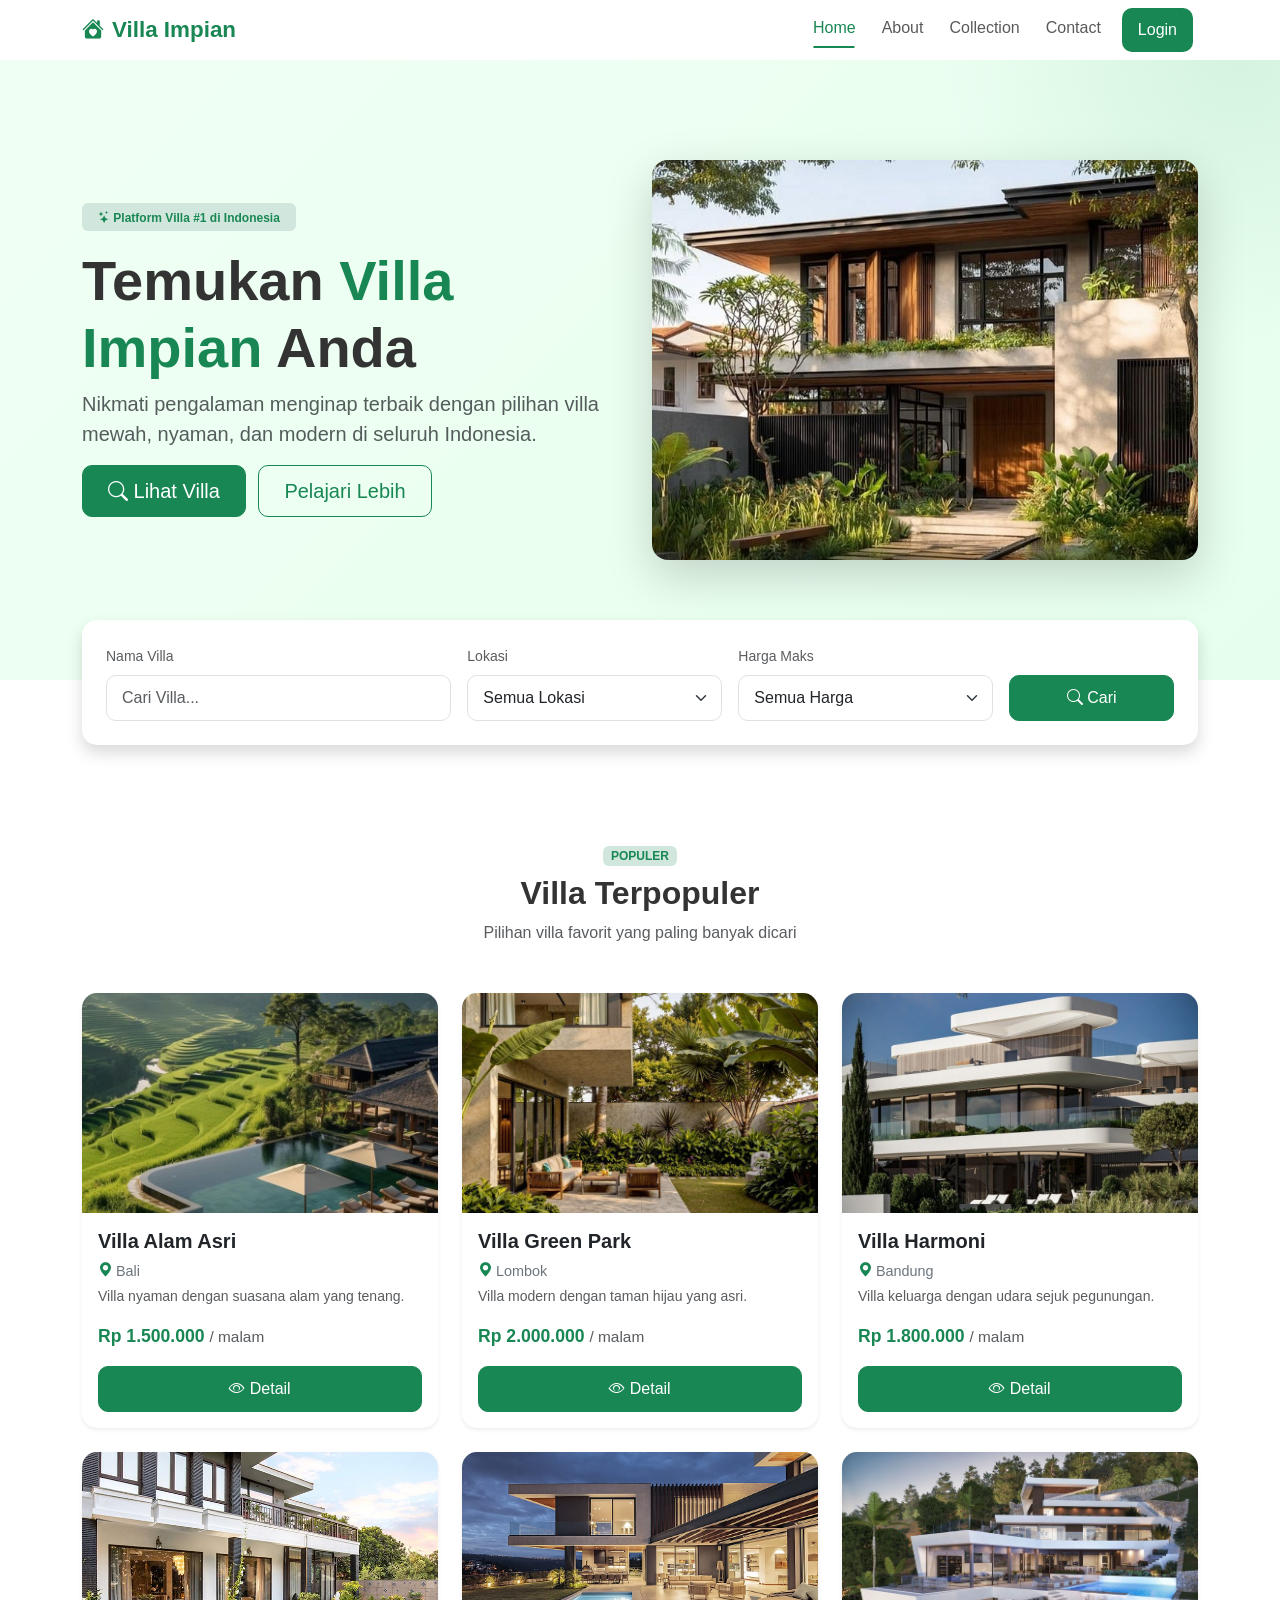
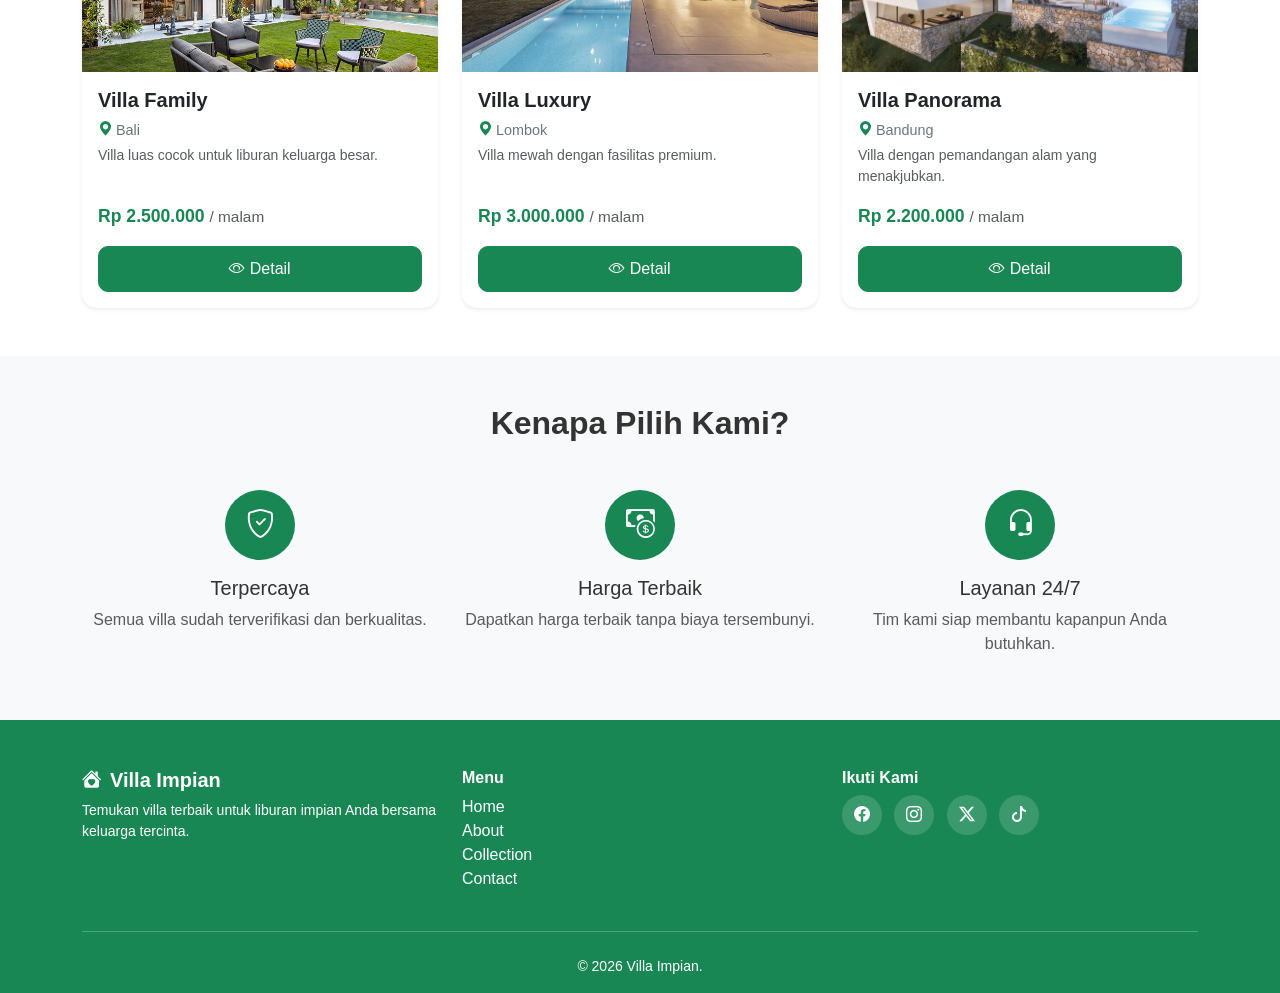
<file: index.html>
<!DOCTYPE html>
<html lang="id">
<head>
    <meta charset="UTF-8">
    <meta name="viewport" content="width=device-width, initial-scale=1.0">
    <title>Villa Impian - Temukan Villa Impian Anda</title>

    <link href="https://cdn.jsdelivr.net/npm/bootstrap@5.3.3/dist/css/bootstrap.min.css" rel="stylesheet">
    <link rel="stylesheet" href="https://cdn.jsdelivr.net/npm/bootstrap-icons@1.11.3/font/bootstrap-icons.min.css">
    <link rel="stylesheet" href="style.css">
</head>

<body>

<div id="loading-screen">
    <div class="spinner-border text-success" role="status">
        <span class="visually-hidden">Loading...</span>
    </div>
</div>

<!-- Navbar -->
<nav class="navbar navbar-expand-lg navbar-light bg-white sticky-top" id="mainNavbar">
    <div class="container">
        <a class="navbar-brand fw-bold text-success" href="index.html">
            <i class="bi bi-house-heart-fill me-2"></i>Villa Impian
        </a>

        <button class="navbar-toggler" type="button" data-bs-toggle="collapse" data-bs-target="#navbarNav">
            <span class="navbar-toggler-icon"></span>
        </button>

        <div class="collapse navbar-collapse" id="navbarNav">
            <ul class="navbar-nav ms-auto">
                <li class="nav-item"><a class="nav-link active" href="index.html">Home</a></li>
                <li class="nav-item"><a class="nav-link" href="about.html">About</a></li>
                <li class="nav-item"><a class="nav-link" href="collection.html">Collection</a></li>
                <li class="nav-item"><a class="nav-link" href="contact.html">Contact</a></li>
                <li class="nav-item"><a class="nav-link btn btn-success text-white px-3 ms-lg-2" href="login.html">Login</a></li>
            </ul>
        </div>
    </div>
</nav>

<section class="hero">
    <div class="container">
        <div class="row align-items-center">
            <div class="col-lg-6 fade-in">
                <span class="badge bg-success-subtle text-success mb-3 px-3 py-2">
                    <i class="bi bi-stars"></i> Platform Villa #1 di Indonesia
                </span>
                <h1 class="display-4 fw-bold">
                    Temukan <span class="text-success">Villa Impian</span> Anda
                </h1>
                <p class="lead text-muted">
                    Nikmati pengalaman menginap terbaik dengan pilihan villa mewah, nyaman, dan modern di seluruh Indonesia.
                </p>
                <a href="collection.html" class="btn btn-success btn-lg me-2">
                    <i class="bi bi-search"></i> Lihat Villa
                </a>
                <a href="about.html" class="btn btn-outline-success btn-lg">
                    Pelajari Lebih
                </a>
            </div>
            <div class="col-lg-6 fade-in d-flex justify-content-center align-items-center">
                <img src="A.jpg" class="hero-image rounded-4 shadow-lg" alt="Villa">
            </div>
        </div>
    </div>
</section>

<section class="search-section">
    <div class="container">
        <div class="card shadow border-0 p-4 search-card">
            <div class="row g-3">
                <div class="col-md-4">
                    <label class="form-label small text-muted">Nama Villa</label>
                    <input type="text" id="searchName" class="form-control" placeholder="Cari Villa...">
                </div>
                <div class="col-md-3">
                    <label class="form-label small text-muted">Lokasi</label>
                    <select id="searchLocation" class="form-select">
                        <option value="">Semua Lokasi</option>
                        <option value="Bali">Bali</option>
                        <option value="Lombok">Lombok</option>
                        <option value="Bandung">Bandung</option>
                    </select>
                </div>
                <div class="col-md-3">
                    <label class="form-label small text-muted">Harga Maks</label>
                    <select id="searchPrice" class="form-select">
                        <option value="">Semua Harga</option>
                        <option value="1500000">≤ Rp 1.500.000</option>
                        <option value="2000000">≤ Rp 2.000.000</option>
                        <option value="3000000">≤ Rp 3.000.000</option>
                    </select>
                </div>
                <div class="col-md-2 d-flex align-items-end">
                    <button id="btnSearch" class="btn btn-success w-100">
                        <i class="bi bi-search"></i> Cari
                    </button>
                </div>
            </div>
        </div>
    </div>
</section>

<section class="py-5">
    <div class="container">
        <div class="text-center mb-5">
            <span class="badge bg-success-subtle text-success mb-2">POPULER</span>
            <h2 class="fw-bold">Villa Terpopuler</h2>
            <p class="text-muted">Pilihan villa favorit yang paling banyak dicari</p>
        </div>

        <div class="row g-4" id="villaList">
        </div>
    </div>
</section>

<section class="py-5 bg-light">
    <div class="container">
        <div class="text-center mb-5">
            <h2 class="fw-bold">Kenapa Pilih Kami?</h2>
        </div>
        <div class="row g-4">
            <div class="col-md-4 text-center">
                <div class="feature-icon bg-success text-white"><i class="bi bi-shield-check"></i></div>
                <h5 class="mt-3">Terpercaya</h5>
                <p class="text-muted">Semua villa sudah terverifikasi dan berkualitas.</p>
            </div>
            <div class="col-md-4 text-center">
                <div class="feature-icon bg-success text-white"><i class="bi bi-cash-coin"></i></div>
                <h5 class="mt-3">Harga Terbaik</h5>
                <p class="text-muted">Dapatkan harga terbaik tanpa biaya tersembunyi.</p>
            </div>
            <div class="col-md-4 text-center">
                <div class="feature-icon bg-success text-white"><i class="bi bi-headset"></i></div>
                <h5 class="mt-3">Layanan 24/7</h5>
                <p class="text-muted">Tim kami siap membantu kapanpun Anda butuhkan.</p>
            </div>
        </div>
    </div>
</section>

<!-- Footer -->
<footer class="bg-success text-white pt-5 pb-3">
    <div class="container">
        <div class="row g-4">
            <div class="col-md-4">
                <h5 class="fw-bold"><i class="bi bi-house-heart-fill me-2"></i>Villa Impian</h5>
                <p class="small">Temukan villa terbaik untuk liburan impian Anda bersama keluarga tercinta.</p>
            </div>
            <div class="col-md-4">
                <h6 class="fw-bold">Menu</h6>
                <ul class="list-unstyled">
                    <li><a href="index.html" class="text-white text-decoration-none">Home</a></li>
                    <li><a href="about.html" class="text-white text-decoration-none">About</a></li>
                    <li><a href="collection.html" class="text-white text-decoration-none">Collection</a></li>
                    <li><a href="contact.html" class="text-white text-decoration-none">Contact</a></li>
                </ul>
            </div>
            <div class="col-md-4">
                <h6 class="fw-bold">Ikuti Kami</h6>
                <div class="social-icons">
                    <a href="#"><i class="bi bi-facebook"></i></a>
                    <a href="#"><i class="bi bi-instagram"></i></a>
                    <a href="#"><i class="bi bi-twitter-x"></i></a>
                    <a href="#"><i class="bi bi-tiktok"></i></a>
                </div>
            </div>
        </div>
        <hr class="border-light my-4">
        <p class="text-center small mb-0">&copy; 2026 Villa Impian.</p>
    </div>
</footer>

<button id="backToTop" class="btn btn-success rounded-circle">
    <i class="bi bi-arrow-up"></i>
</button>

<div class="toast-container position-fixed bottom-0 end-0 p-3">
    <div id="liveToast" class="toast" role="alert">
        <div class="toast-header bg-success text-white">
            <strong class="me-auto"><i class="bi bi-bell-fill"></i> Notifikasi</strong>
            <button type="button" class="btn-close btn-close-white" data-bs-dismiss="toast"></button>
        </div>
        <div class="toast-body" id="toastMessage">Pesan notifikasi</div>
    </div>
</div>

<script src="https://cdn.jsdelivr.net/npm/bootstrap@5.3.3/dist/js/bootstrap.bundle.min.js"></script>
<script src="script.js"></script>

</body>
</html>
</file>
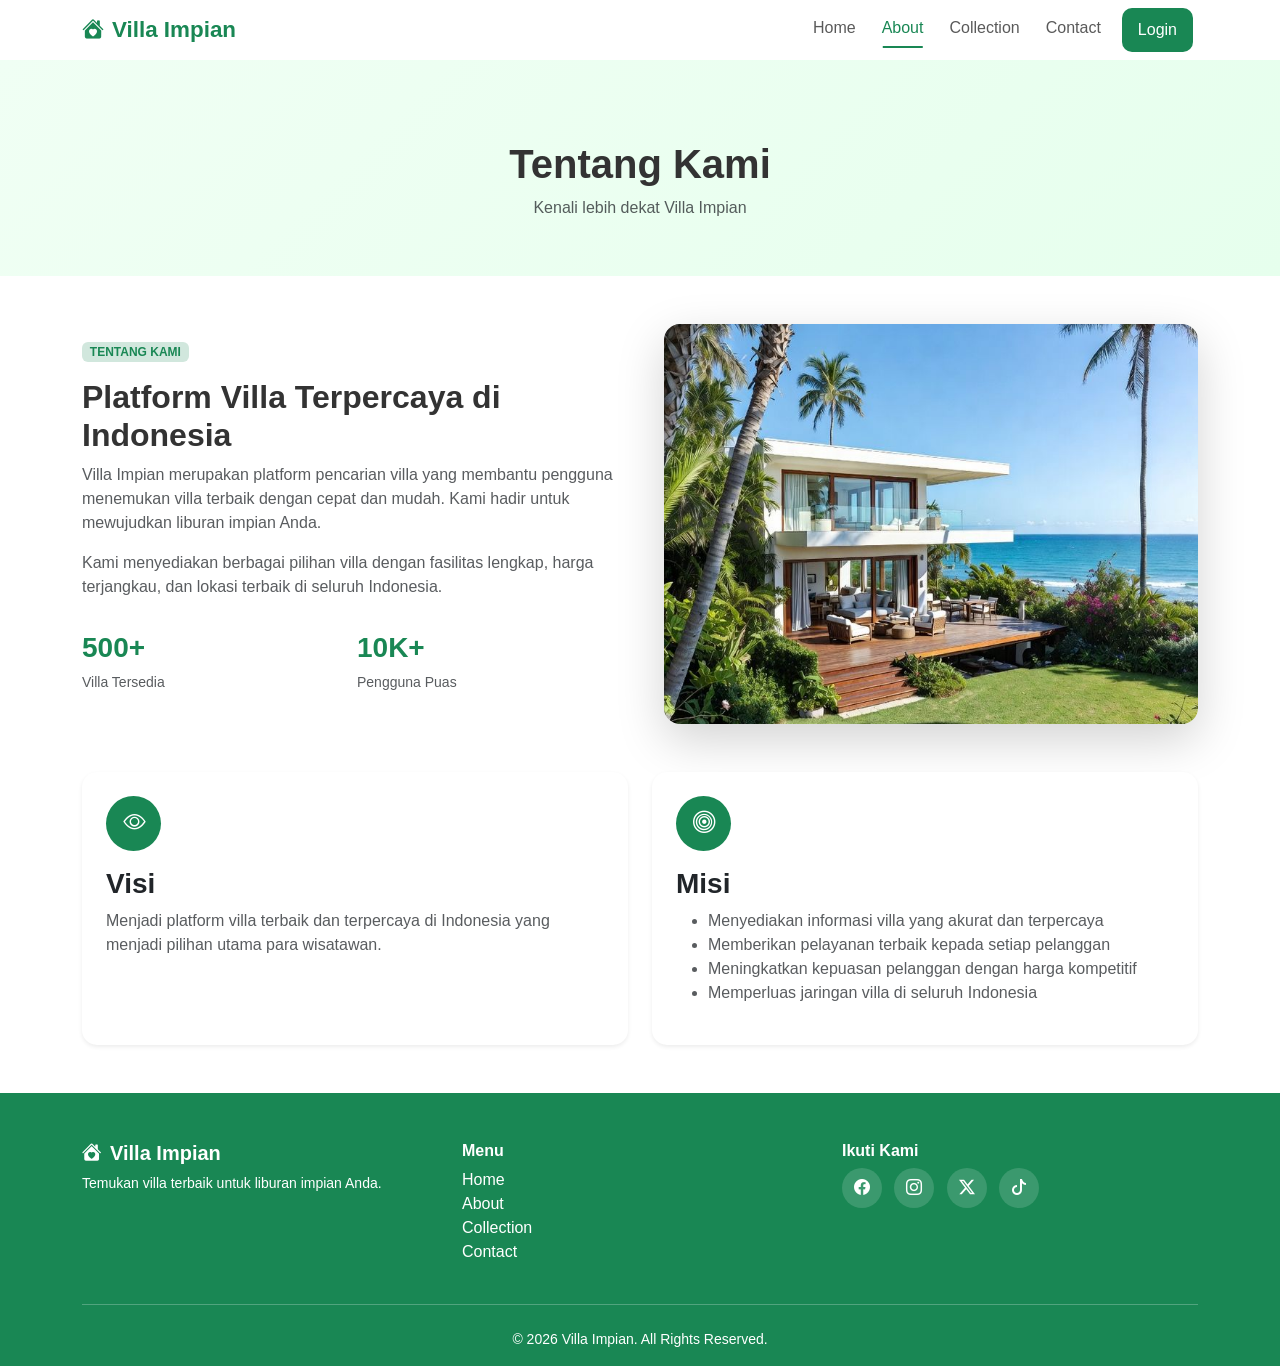
<file: about.html>
<!DOCTYPE html>
<html lang="id">
<head>
    <meta charset="UTF-8">
    <meta name="viewport" content="width=device-width, initial-scale=1.0">
    <title>About - Villa Impian</title>
    <link href="https://cdn.jsdelivr.net/npm/bootstrap@5.3.3/dist/css/bootstrap.min.css" rel="stylesheet">
    <link rel="stylesheet" href="https://cdn.jsdelivr.net/npm/bootstrap-icons@1.11.3/font/bootstrap-icons.min.css">
    <link rel="stylesheet" href="style.css">
</head>
<body>

<!-- Navbar -->
<nav class="navbar navbar-expand-lg navbar-light bg-white sticky-top" id="mainNavbar">
    <div class="container">
        <a class="navbar-brand fw-bold text-success" href="index.html">
            <i class="bi bi-house-heart-fill me-2"></i>Villa Impian
        </a>
        <button class="navbar-toggler" type="button" data-bs-toggle="collapse" data-bs-target="#navbarNav">
            <span class="navbar-toggler-icon"></span>
        </button>
        <div class="collapse navbar-collapse" id="navbarNav">
            <ul class="navbar-nav ms-auto">
                <li class="nav-item"><a class="nav-link" href="index.html">Home</a></li>
                <li class="nav-item"><a class="nav-link active" href="about.html">About</a></li>
                <li class="nav-item"><a class="nav-link" href="collection.html">Collection</a></li>
                <li class="nav-item"><a class="nav-link" href="contact.html">Contact</a></li>
                <li class="nav-item"><a class="nav-link btn btn-success text-white px-3 ms-lg-2" href="login.html">Login</a></li>
            </ul>
        </div>
    </div>
</nav>

<section class="page-header">
    <div class="container text-center">
        <h1 class="fw-bold">Tentang Kami</h1>
        <p class="text-muted">Kenali lebih dekat Villa Impian</p>
    </div>
</section>

<section class="container py-5">
    <div class="row align-items-center g-5">
        <div class="col-lg-6">
            <span class="badge bg-success-subtle text-success mb-3">TENTANG KAMI</span>
            <h2 class="fw-bold">Platform Villa Terpercaya di Indonesia</h2>
            <p class="text-muted">
                Villa Impian merupakan platform pencarian villa yang membantu pengguna menemukan villa terbaik dengan cepat dan mudah. Kami hadir untuk mewujudkan liburan impian Anda.
            </p>
            <p class="text-muted">
                Kami menyediakan berbagai pilihan villa dengan fasilitas lengkap, harga terjangkau, dan lokasi terbaik di seluruh Indonesia.
            </p>
            <div class="row g-3 mt-3">
                <div class="col-6">
                    <h3 class="fw-bold text-success">500+</h3>
                    <p class="small text-muted">Villa Tersedia</p>
                </div>
                <div class="col-6">
                    <h3 class="fw-bold text-success">10K+</h3>
                    <p class="small text-muted">Pengguna Puas</p>
                </div>
            </div>
        </div>
        <div class="col-lg-6 about-img-wrapper">
            <img src="villa 1.jpg" class="about-image rounded-4 shadow-lg" alt="About">
        </div>
    </div>
</section>

<section class="container pb-5">
    <div class="row g-4">
        <div class="col-md-6">
            <div class="card p-4 h-100 border-0 shadow-sm">
                <div class="feature-icon-sm bg-success text-white mb-3"><i class="bi bi-eye"></i></div>
                <h3 class="fw-bold">Visi</h3>
                <p class="text-muted">Menjadi platform villa terbaik dan terpercaya di Indonesia yang menjadi pilihan utama para wisatawan.</p>
            </div>
        </div>
        <div class="col-md-6">
            <div class="card p-4 h-100 border-0 shadow-sm">
                <div class="feature-icon-sm bg-success text-white mb-3"><i class="bi bi-bullseye"></i></div>
                <h3 class="fw-bold">Misi</h3>
                <ul class="text-muted">
                    <li>Menyediakan informasi villa yang akurat dan terpercaya</li>
                    <li>Memberikan pelayanan terbaik kepada setiap pelanggan</li>
                    <li>Meningkatkan kepuasan pelanggan dengan harga kompetitif</li>
                    <li>Memperluas jaringan villa di seluruh Indonesia</li>
                </ul>
            </div>
        </div>
    </div>
</section>

<!-- Footer -->
<footer class="bg-success text-white pt-5 pb-3">
    <div class="container">
        <div class="row g-4">
            <div class="col-md-4">
                <h5 class="fw-bold"><i class="bi bi-house-heart-fill me-2"></i>Villa Impian</h5>
                <p class="small">Temukan villa terbaik untuk liburan impian Anda.</p>
            </div>
            <div class="col-md-4">
                <h6 class="fw-bold">Menu</h6>
                <ul class="list-unstyled">
                    <li><a href="index.html" class="text-white text-decoration-none">Home</a></li>
                    <li><a href="about.html" class="text-white text-decoration-none">About</a></li>
                    <li><a href="collection.html" class="text-white text-decoration-none">Collection</a></li>
                    <li><a href="contact.html" class="text-white text-decoration-none">Contact</a></li>
                </ul>
            </div>
            <div class="col-md-4">
                <h6 class="fw-bold">Ikuti Kami</h6>
                <div class="social-icons">
                    <a href="#"><i class="bi bi-facebook"></i></a>
                    <a href="#"><i class="bi bi-instagram"></i></a>
                    <a href="#"><i class="bi bi-twitter-x"></i></a>
                    <a href="#"><i class="bi bi-tiktok"></i></a>
                </div>
            </div>
        </div>
        <hr class="border-light my-4">
        <p class="text-center small mb-0">&copy; 2026 Villa Impian. All Rights Reserved.</p>
    </div>
</footer>

<button id="backToTop" class="btn btn-success rounded-circle"><i class="bi bi-arrow-up"></i></button>

<script src="https://cdn.jsdelivr.net/npm/bootstrap@5.3.3/dist/js/bootstrap.bundle.min.js"></script>
<script src="script.js"></script>
</body>
</html>
</file>
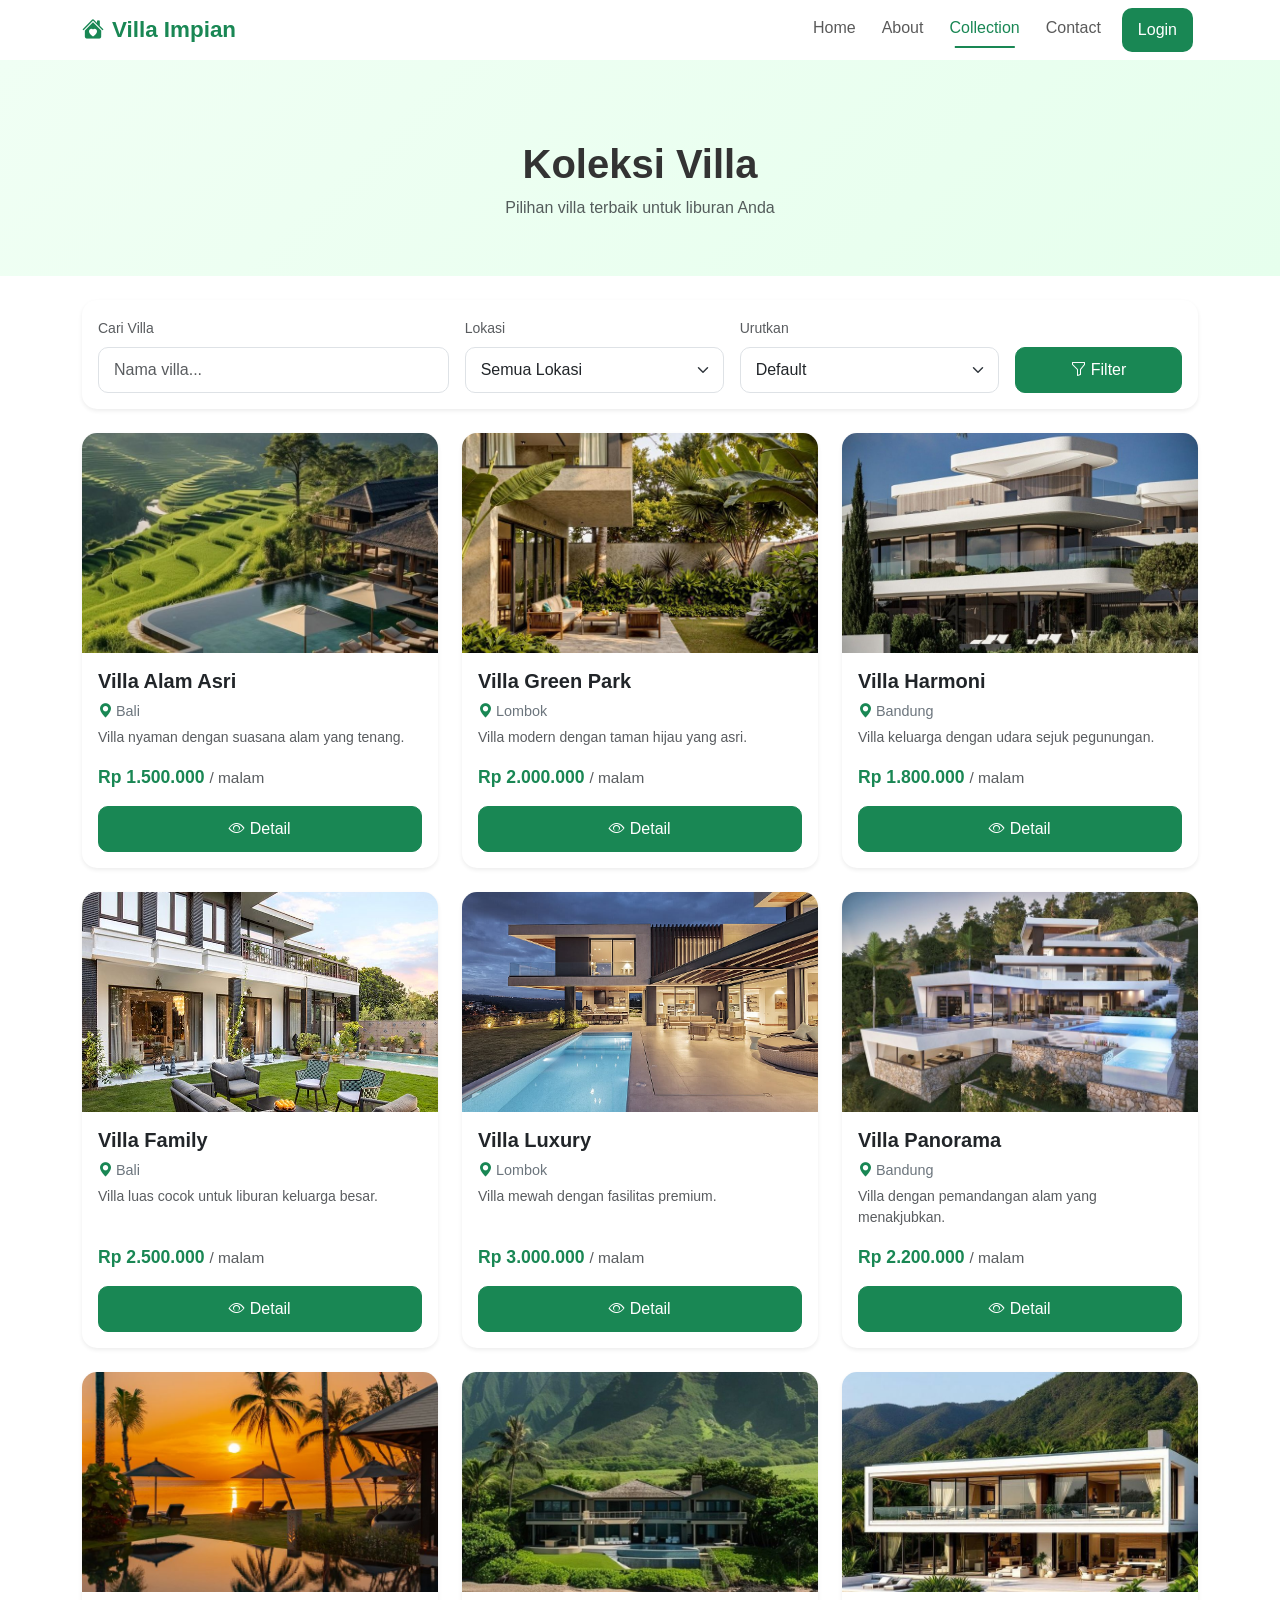
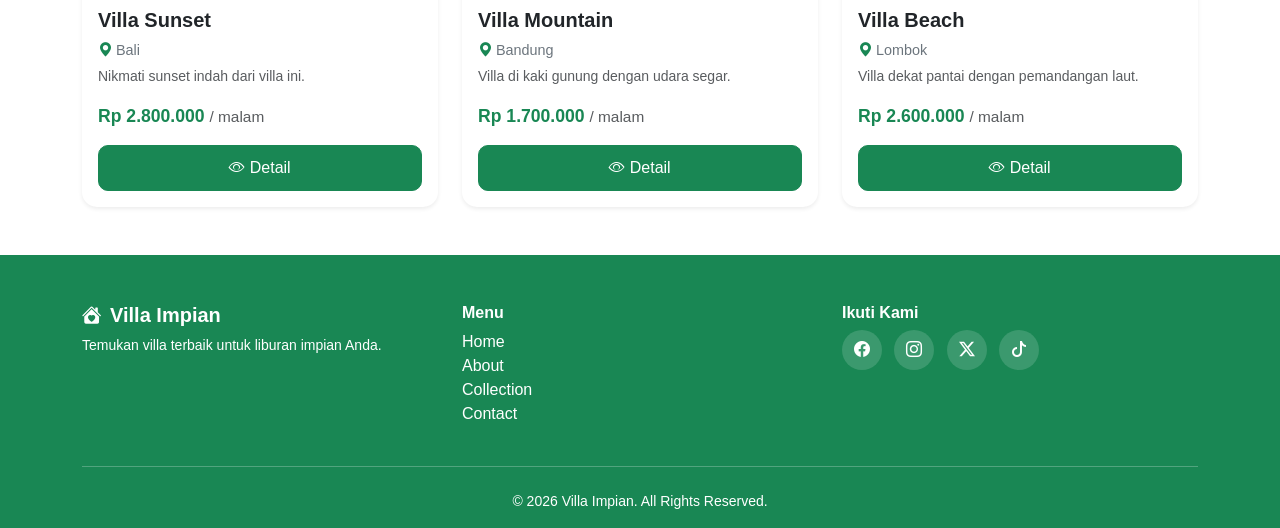
<file: collection.html>
<!DOCTYPE html>
<html lang="id">
<head>
    <meta charset="UTF-8">
    <meta name="viewport" content="width=device-width, initial-scale=1.0">
    <title>Collection - Villa Impian</title>
    <link href="https://cdn.jsdelivr.net/npm/bootstrap@5.3.3/dist/css/bootstrap.min.css" rel="stylesheet">
    <link rel="stylesheet" href="https://cdn.jsdelivr.net/npm/bootstrap-icons@1.11.3/font/bootstrap-icons.min.css">
    <link rel="stylesheet" href="style.css">
</head>
<body>

<!-- Navbar -->
<nav class="navbar navbar-expand-lg navbar-light bg-white sticky-top" id="mainNavbar">
    <div class="container">
        <a class="navbar-brand fw-bold text-success" href="index.html">
            <i class="bi bi-house-heart-fill me-2"></i>Villa Impian
        </a>
        <button class="navbar-toggler" type="button" data-bs-toggle="collapse" data-bs-target="#navbarNav">
            <span class="navbar-toggler-icon"></span>
        </button>
        <div class="collapse navbar-collapse" id="navbarNav">
            <ul class="navbar-nav ms-auto">
                <li class="nav-item"><a class="nav-link" href="index.html">Home</a></li>
                <li class="nav-item"><a class="nav-link" href="about.html">About</a></li>
                <li class="nav-item"><a class="nav-link active" href="collection.html">Collection</a></li>
                <li class="nav-item"><a class="nav-link" href="contact.html">Contact</a></li>
                <li class="nav-item"><a class="nav-link btn btn-success text-white px-3 ms-lg-2" href="login.html">Login</a></li>
            </ul>
        </div>
    </div>
</nav>

<section class="page-header">
    <div class="container text-center">
        <h1 class="fw-bold">Koleksi Villa</h1>
        <p class="text-muted">Pilihan villa terbaik untuk liburan Anda</p>
    </div>
</section>

<section class="container py-4">
    <div class="card border-0 shadow-sm p-3">
        <div class="row g-3 align-items-end">
            <div class="col-md-4">
                <label class="form-label small text-muted">Cari Villa</label>
                <input type="text" id="filterName" class="form-control" placeholder="Nama villa...">
            </div>
            <div class="col-md-3">
                <label class="form-label small text-muted">Lokasi</label>
                <select id="filterLocation" class="form-select">
                    <option value="">Semua Lokasi</option>
                    <option value="Bali">Bali</option>
                    <option value="Lombok">Lombok</option>
                    <option value="Bandung">Bandung</option>
                </select>
            </div>
            <div class="col-md-3">
                <label class="form-label small text-muted">Urutkan</label>
                <select id="filterSort" class="form-select">
                    <option value="default">Default</option>
                    <option value="low">Harga Terendah</option>
                    <option value="high">Harga Tertinggi</option>
                </select>
            </div>
            <div class="col-md-2">
                <button id="btnFilter" class="btn btn-success w-100">
                    <i class="bi bi-funnel"></i> Filter
                </button>
            </div>
        </div>
    </div>
</section>

<section class="container pb-5">
    <div class="row g-4" id="collectionList">

    </div>
    <div id="noResult" class="text-center py-5 d-none">
        <i class="bi bi-emoji-frown display-1 text-muted"></i>
        <h4 class="mt-3">Villa tidak ditemukan</h4>
        <p class="text-muted">Coba ubah filter pencarian Anda</p>
    </div>
</section>

<!-- Footer -->
<footer class="bg-success text-white pt-5 pb-3">
    <div class="container">
        <div class="row g-4">
            <div class="col-md-4">
                <h5 class="fw-bold"><i class="bi bi-house-heart-fill me-2"></i>Villa Impian</h5>
                <p class="small">Temukan villa terbaik untuk liburan impian Anda.</p>
            </div>
            <div class="col-md-4">
                <h6 class="fw-bold">Menu</h6>
                <ul class="list-unstyled">
                    <li><a href="index.html" class="text-white text-decoration-none">Home</a></li>
                    <li><a href="about.html" class="text-white text-decoration-none">About</a></li>
                    <li><a href="collection.html" class="text-white text-decoration-none">Collection</a></li>
                    <li><a href="contact.html" class="text-white text-decoration-none">Contact</a></li>
                </ul>
            </div>
            <div class="col-md-4">
                <h6 class="fw-bold">Ikuti Kami</h6>
                <div class="social-icons">
                    <a href="#"><i class="bi bi-facebook"></i></a>
                    <a href="#"><i class="bi bi-instagram"></i></a>
                    <a href="#"><i class="bi bi-twitter-x"></i></a>
                    <a href="#"><i class="bi bi-tiktok"></i></a>
                </div>
            </div>
        </div>
        <hr class="border-light my-4">
        <p class="text-center small mb-0">&copy; 2026 Villa Impian. All Rights Reserved.</p>
    </div>
</footer>

<button id="backToTop" class="btn btn-success rounded-circle"><i class="bi bi-arrow-up"></i></button>

<script src="https://cdn.jsdelivr.net/npm/bootstrap@5.3.3/dist/js/bootstrap.bundle.min.js"></script>
<script src="script.js"></script>
</body>
</html>
</file>
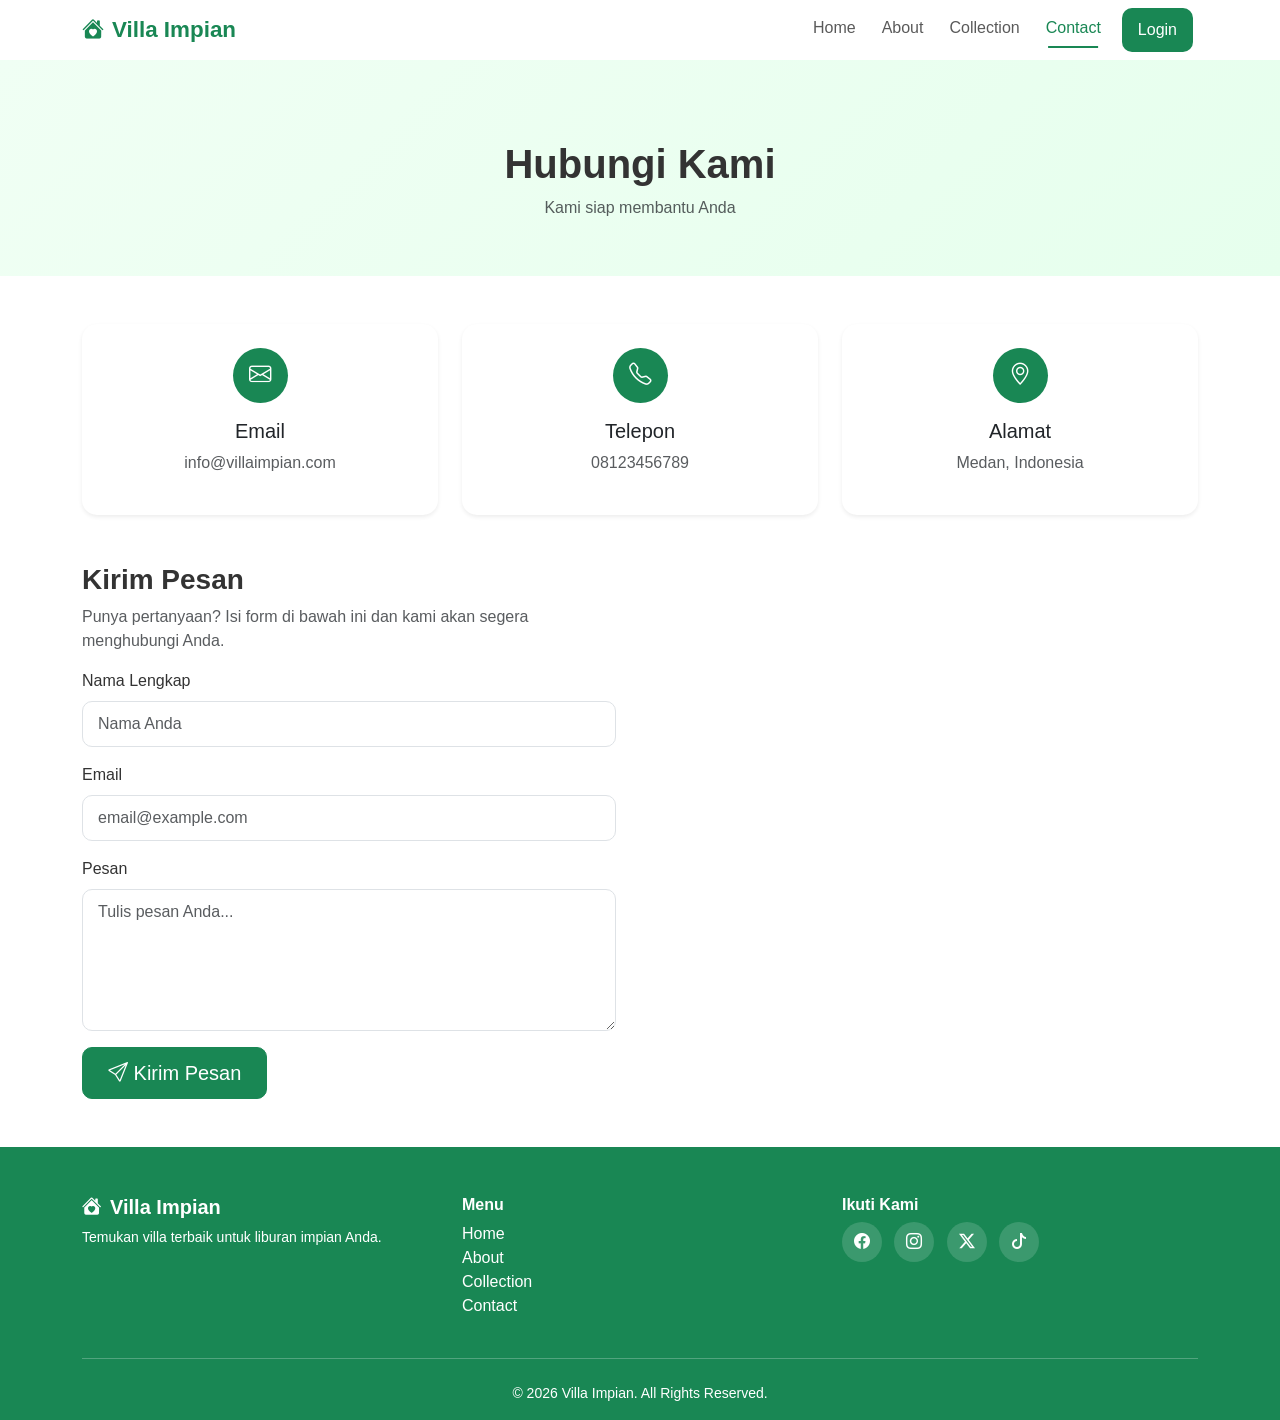
<file: contact.html>
<!DOCTYPE html>
<html lang="id">
<head>
    <meta charset="UTF-8">
    <meta name="viewport" content="width=device-width, initial-scale=1.0">
    <title>Contact - Villa Impian</title>
    <link href="https://cdn.jsdelivr.net/npm/bootstrap@5.3.3/dist/css/bootstrap.min.css" rel="stylesheet">
    <link rel="stylesheet" href="https://cdn.jsdelivr.net/npm/bootstrap-icons@1.11.3/font/bootstrap-icons.min.css">
    <link rel="stylesheet" href="style.css">
</head>
<body>

<!-- Navbar -->
<nav class="navbar navbar-expand-lg navbar-light bg-white sticky-top" id="mainNavbar">
    <div class="container">
        <a class="navbar-brand fw-bold text-success" href="index.html">
            <i class="bi bi-house-heart-fill me-2"></i>Villa Impian
        </a>
        <button class="navbar-toggler" type="button" data-bs-toggle="collapse" data-bs-target="#navbarNav">
            <span class="navbar-toggler-icon"></span>
        </button>
        <div class="collapse navbar-collapse" id="navbarNav">
            <ul class="navbar-nav ms-auto">
                <li class="nav-item"><a class="nav-link" href="index.html">Home</a></li>
                <li class="nav-item"><a class="nav-link" href="about.html">About</a></li>
                <li class="nav-item"><a class="nav-link" href="collection.html">Collection</a></li>
                <li class="nav-item"><a class="nav-link active" href="contact.html">Contact</a></li>
                <li class="nav-item"><a class="nav-link btn btn-success text-white px-3 ms-lg-2" href="login.html">Login</a></li>
            </ul>
        </div>
    </div>
</nav>

<section class="page-header">
    <div class="container text-center">
        <h1 class="fw-bold">Hubungi Kami</h1>
        <p class="text-muted">Kami siap membantu Anda</p>
    </div>
</section>

<section class="container py-5">
    <div class="row g-4">
        <div class="col-md-4">
            <div class="card border-0 shadow-sm p-4 h-100 text-center">
                <div class="feature-icon-sm bg-success text-white mx-auto"><i class="bi bi-envelope"></i></div>
                <h5 class="mt-3">Email</h5>
                <p class="text-muted">info@villaimpian.com</p>
            </div>
        </div>
        <div class="col-md-4">
            <div class="card border-0 shadow-sm p-4 h-100 text-center">
                <div class="feature-icon-sm bg-success text-white mx-auto"><i class="bi bi-telephone"></i></div>
                <h5 class="mt-3">Telepon</h5>
                <p class="text-muted">08123456789</p>
            </div>
        </div>
        <div class="col-md-4">
            <div class="card border-0 shadow-sm p-4 h-100 text-center">
                <div class="feature-icon-sm bg-success text-white mx-auto"><i class="bi bi-geo-alt"></i></div>
                <h5 class="mt-3">Alamat</h5>
                <p class="text-muted">Medan, Indonesia</p>
            </div>
        </div>
    </div>
</section>

<section class="container pb-5">
    <div class="row g-5">
        <div class="col-lg-6">
            <h3 class="fw-bold">Kirim Pesan</h3>
            <p class="text-muted">Punya pertanyaan? Isi form di bawah ini dan kami akan segera menghubungi Anda.</p>
            <form id="contactForm" novalidate>
                <div class="mb-3">
                    <label class="form-label">Nama Lengkap</label>
                    <input type="text" id="contactName" class="form-control" placeholder="Nama Anda" required>
                    <div class="invalid-feedback">Nama wajib diisi</div>
                </div>
                <div class="mb-3">
                    <label class="form-label">Email</label>
                    <input type="email" id="contactEmail" class="form-control" placeholder="email@example.com" required>
                    <div class="invalid-feedback">Email tidak valid</div>
                </div>
                <div class="mb-3">
                    <label class="form-label">Pesan</label>
                    <textarea id="contactMessage" class="form-control" rows="5" placeholder="Tulis pesan Anda..." required></textarea>
                    <div class="invalid-feedback">Pesan wajib diisi</div>
                </div>
                <button type="submit" class="btn btn-success btn-lg">
                    <i class="bi bi-send"></i> Kirim Pesan
                </button>
            </form>
        </div>
        <div class="col-lg-6">
            <iframe
                src="https://www.google.com/maps/embed?pb=!1m18!1m12!1m3!1d63831.87!2d98.6738!3d3.5952!2m3!1f0!2f0!3f0!3m2!1i1024!2i768!4f13.1!3m3!1m2!1s0x0%3A0x0!2zM8u4!5e0!3m2!1sen!2sid!4v1600000000000"
                width="100%" height="450" style="border:0; border-radius: 15px;" allowfullscreen="" loading="lazy">
            </iframe>
        </div>
    </div>
</section>

<!-- Footer -->
<footer class="bg-success text-white pt-5 pb-3">
    <div class="container">
        <div class="row g-4">
            <div class="col-md-4">
                <h5 class="fw-bold"><i class="bi bi-house-heart-fill me-2"></i>Villa Impian</h5>
                <p class="small">Temukan villa terbaik untuk liburan impian Anda.</p>
            </div>
            <div class="col-md-4">
                <h6 class="fw-bold">Menu</h6>
                <ul class="list-unstyled">
                    <li><a href="index.html" class="text-white text-decoration-none">Home</a></li>
                    <li><a href="about.html" class="text-white text-decoration-none">About</a></li>
                    <li><a href="collection.html" class="text-white text-decoration-none">Collection</a></li>
                    <li><a href="contact.html" class="text-white text-decoration-none">Contact</a></li>
                </ul>
            </div>
            <div class="col-md-4">
                <h6 class="fw-bold">Ikuti Kami</h6>
                <div class="social-icons">
                    <a href="#"><i class="bi bi-facebook"></i></a>
                    <a href="#"><i class="bi bi-instagram"></i></a>
                    <a href="#"><i class="bi bi-twitter-x"></i></a>
                    <a href="#"><i class="bi bi-tiktok"></i></a>
                </div>
            </div>
        </div>
        <hr class="border-light my-4">
        <p class="text-center small mb-0">&copy; 2026 Villa Impian. All Rights Reserved.</p>
    </div>
</footer>

<button id="backToTop" class="btn btn-success rounded-circle"><i class="bi bi-arrow-up"></i></button>

<script src="https://cdn.jsdelivr.net/npm/bootstrap@5.3.3/dist/js/bootstrap.bundle.min.js"></script>
<script src="script.js"></script>
</body>
</html>
</file>
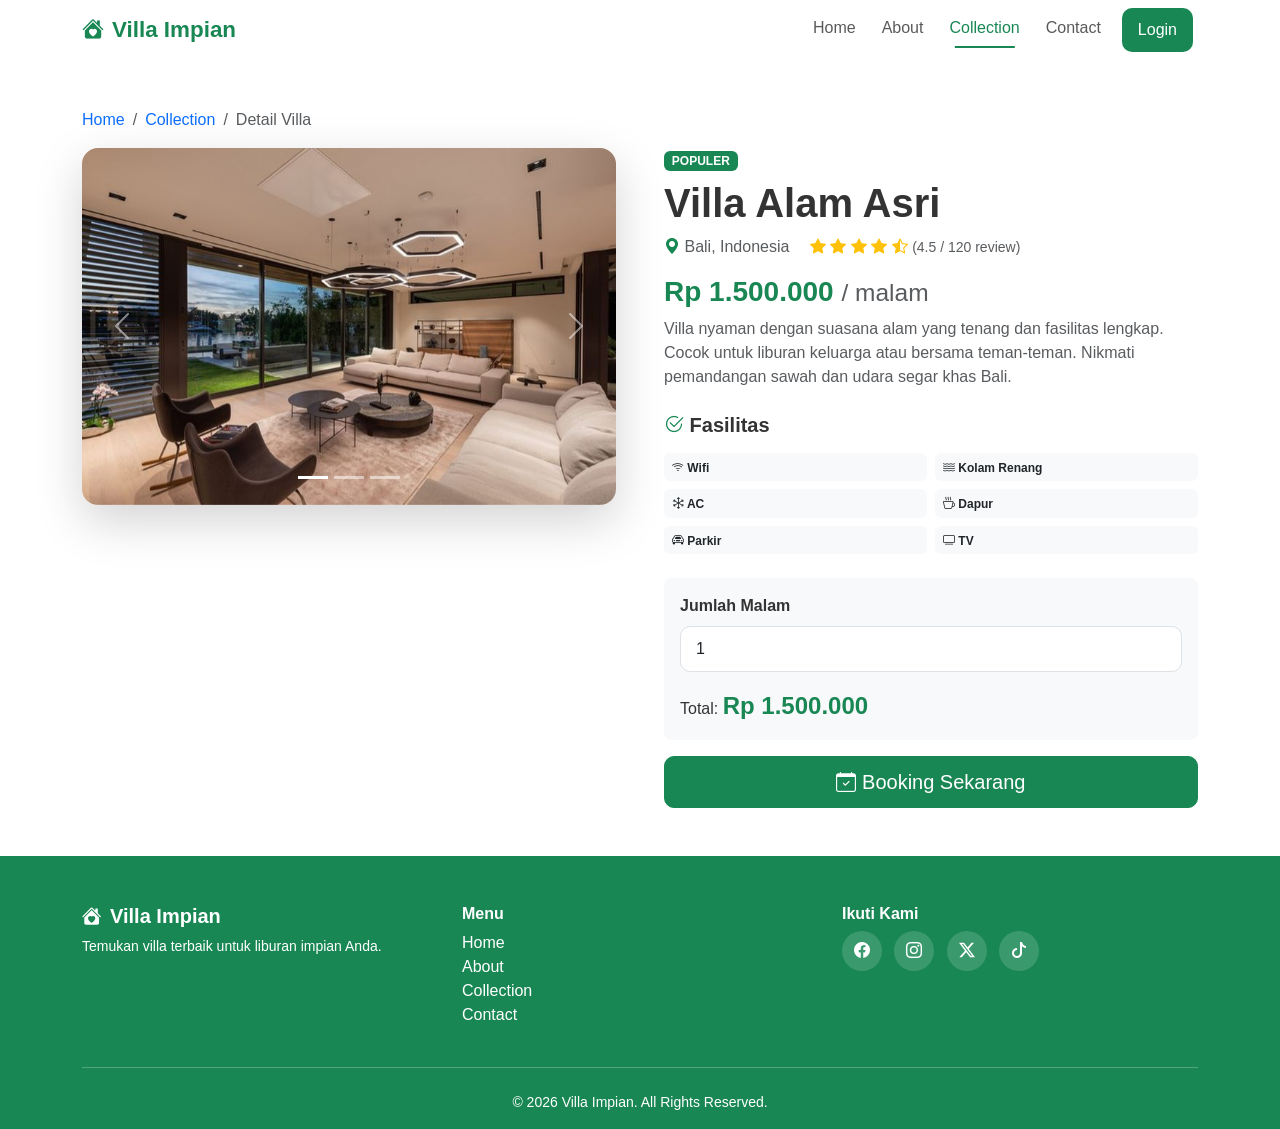
<file: detail.html>
<!DOCTYPE html>
<html lang="id">
<head>
    <meta charset="UTF-8">
    <meta name="viewport" content="width=device-width, initial-scale=1.0">
    <title>Detail Villa - Villa Impian</title>
    <link href="https://cdn.jsdelivr.net/npm/bootstrap@5.3.3/dist/css/bootstrap.min.css" rel="stylesheet">
    <link rel="stylesheet" href="https://cdn.jsdelivr.net/npm/bootstrap-icons@1.11.3/font/bootstrap-icons.min.css">
    <link rel="stylesheet" href="style.css">
</head>
<body>

<!-- Navbar -->
<nav class="navbar navbar-expand-lg navbar-light bg-white sticky-top" id="mainNavbar">
    <div class="container">
        <a class="navbar-brand fw-bold text-success" href="index.html">
            <i class="bi bi-house-heart-fill me-2"></i>Villa Impian
        </a>
        <button class="navbar-toggler" type="button" data-bs-toggle="collapse" data-bs-target="#navbarNav">
            <span class="navbar-toggler-icon"></span>
        </button>
        <div class="collapse navbar-collapse" id="navbarNav">
            <ul class="navbar-nav ms-auto">
                <li class="nav-item"><a class="nav-link" href="index.html">Home</a></li>
                <li class="nav-item"><a class="nav-link" href="about.html">About</a></li>
                <li class="nav-item"><a class="nav-link active" href="collection.html">Collection</a></li>
                <li class="nav-item"><a class="nav-link" href="contact.html">Contact</a></li>
                <li class="nav-item"><a class="nav-link btn btn-success text-white px-3 ms-lg-2" href="login.html">Login</a></li>
            </ul>
        </div>
    </div>
</nav>

<section class="container py-5">
    <nav aria-label="breadcrumb">
        <ol class="breadcrumb">
            <li class="breadcrumb-item"><a href="index.html" class="text-decoration-none">Home</a></li>
            <li class="breadcrumb-item"><a href="collection.html" class="text-decoration-none">Collection</a></li>
            <li class="breadcrumb-item active">Detail Villa</li>
        </ol>
    </nav>

    <div class="row g-5">
        <div class="col-lg-6">
            <div id="villaCarousel" class="carousel slide shadow-lg rounded-4 overflow-hidden" data-bs-ride="carousel">
                <div class="carousel-indicators">
                    <button type="button" data-bs-target="#villaCarousel" data-bs-slide-to="0" class="active"></button>
                    <button type="button" data-bs-target="#villaCarousel" data-bs-slide-to="1"></button>
                    <button type="button" data-bs-target="#villaCarousel" data-bs-slide-to="2"></button>
                </div>
                <div class="carousel-inner">
                    <div class="carousel-item active">
                        <img src="detail.1.jpg" class="d-block w-100" alt="Villa">
                    </div>
                    <div class="carousel-item">
                        <img src="detail.2.jpg" class="d-block w-100" alt="Villa">
                    </div>
                    <div class="carousel-item">
                        <img src="detail.3.jpg" class="d-block w-100" alt="Villa">
                    </div>
                </div>
                <button class="carousel-control-prev" type="button" data-bs-target="#villaCarousel" data-bs-slide="prev">
                    <span class="carousel-control-prev-icon"></span>
                </button>
                <button class="carousel-control-next" type="button" data-bs-target="#villaCarousel" data-bs-slide="next">
                    <span class="carousel-control-next-icon"></span>
                </button>
            </div>
        </div>

        <div class="col-lg-6">
            <span class="badge bg-success mb-2">POPULER</span>
            <h1 class="fw-bold">Villa Alam Asri</h1>
            <div class="mb-3">
                <i class="bi bi-geo-alt-fill text-success"></i>
                <span class="text-muted">Bali, Indonesia</span>
                <span class="ms-3 text-warning">
                    <i class="bi bi-star-fill"></i>
                    <i class="bi bi-star-fill"></i>
                    <i class="bi bi-star-fill"></i>
                    <i class="bi bi-star-fill"></i>
                    <i class="bi bi-star-half"></i>
                    <span class="text-muted small">(4.5 / 120 review)</span>
                </span>
            </div>
            <h3 class="text-success fw-bold">Rp 1.500.000 <small class="text-muted fw-normal">/ malam</small></h3>
            <p class="text-muted">
                Villa nyaman dengan suasana alam yang tenang dan fasilitas lengkap. Cocok untuk liburan keluarga atau bersama teman-teman. Nikmati pemandangan sawah dan udara segar khas Bali.
            </p>

            <h5 class="fw-bold mt-4"><i class="bi bi-check2-circle text-success"></i> Fasilitas</h5>
            <div class="row g-2 mt-2">
                <div class="col-6"><span class="badge bg-light text-dark p-2 w-100 text-start"><i class="bi bi-wifi"></i> Wifi</span></div>
                <div class="col-6"><span class="badge bg-light text-dark p-2 w-100 text-start"><i class="bi bi-water"></i> Kolam Renang</span></div>
                <div class="col-6"><span class="badge bg-light text-dark p-2 w-100 text-start"><i class="bi bi-snow"></i> AC</span></div>
                <div class="col-6"><span class="badge bg-light text-dark p-2 w-100 text-start"><i class="bi bi-cup-hot"></i> Dapur</span></div>
                <div class="col-6"><span class="badge bg-light text-dark p-2 w-100 text-start"><i class="bi bi-car-front"></i> Parkir</span></div>
                <div class="col-6"><span class="badge bg-light text-dark p-2 w-100 text-start"><i class="bi bi-tv"></i> TV</span></div>
            </div>

            <div class="mt-4 p-3 bg-light rounded-3">
                <label class="form-label fw-bold">Jumlah Malam</label>
                <input type="number" id="nights" class="form-control" value="1" min="1" max="30">
                <p class="mt-3 mb-0">
                    Total: <span id="totalPrice" class="fw-bold text-success fs-4">Rp 1.500.000</span>
                </p>
            </div>

            <button id="btnBooking" class="btn btn-success btn-lg w-100 mt-3">
                <i class="bi bi-calendar-check"></i> Booking Sekarang
            </button>
        </div>
    </div>
</section>

<!-- Footer -->
<footer class="bg-success text-white pt-5 pb-3">
    <div class="container">
        <div class="row g-4">
            <div class="col-md-4">
                <h5 class="fw-bold"><i class="bi bi-house-heart-fill me-2"></i>Villa Impian</h5>
                <p class="small">Temukan villa terbaik untuk liburan impian Anda.</p>
            </div>
            <div class="col-md-4">
                <h6 class="fw-bold">Menu</h6>
                <ul class="list-unstyled">
                    <li><a href="index.html" class="text-white text-decoration-none">Home</a></li>
                    <li><a href="about.html" class="text-white text-decoration-none">About</a></li>
                    <li><a href="collection.html" class="text-white text-decoration-none">Collection</a></li>
                    <li><a href="contact.html" class="text-white text-decoration-none">Contact</a></li>
                </ul>
            </div>
            <div class="col-md-4">
                <h6 class="fw-bold">Ikuti Kami</h6>
                <div class="social-icons">
                    <a href="#"><i class="bi bi-facebook"></i></a>
                    <a href="#"><i class="bi bi-instagram"></i></a>
                    <a href="#"><i class="bi bi-twitter-x"></i></a>
                    <a href="#"><i class="bi bi-tiktok"></i></a>
                </div>
            </div>
        </div>
        <hr class="border-light my-4">
        <p class="text-center small mb-0">&copy; 2026 Villa Impian. All Rights Reserved.</p>
    </div>
</footer>

<button id="backToTop" class="btn btn-success rounded-circle"><i class="bi bi-arrow-up"></i></button>

<script src="https://cdn.jsdelivr.net/npm/bootstrap@5.3.3/dist/js/bootstrap.bundle.min.js"></script>
<script src="script.js"></script>
</body>
</html>
</file>
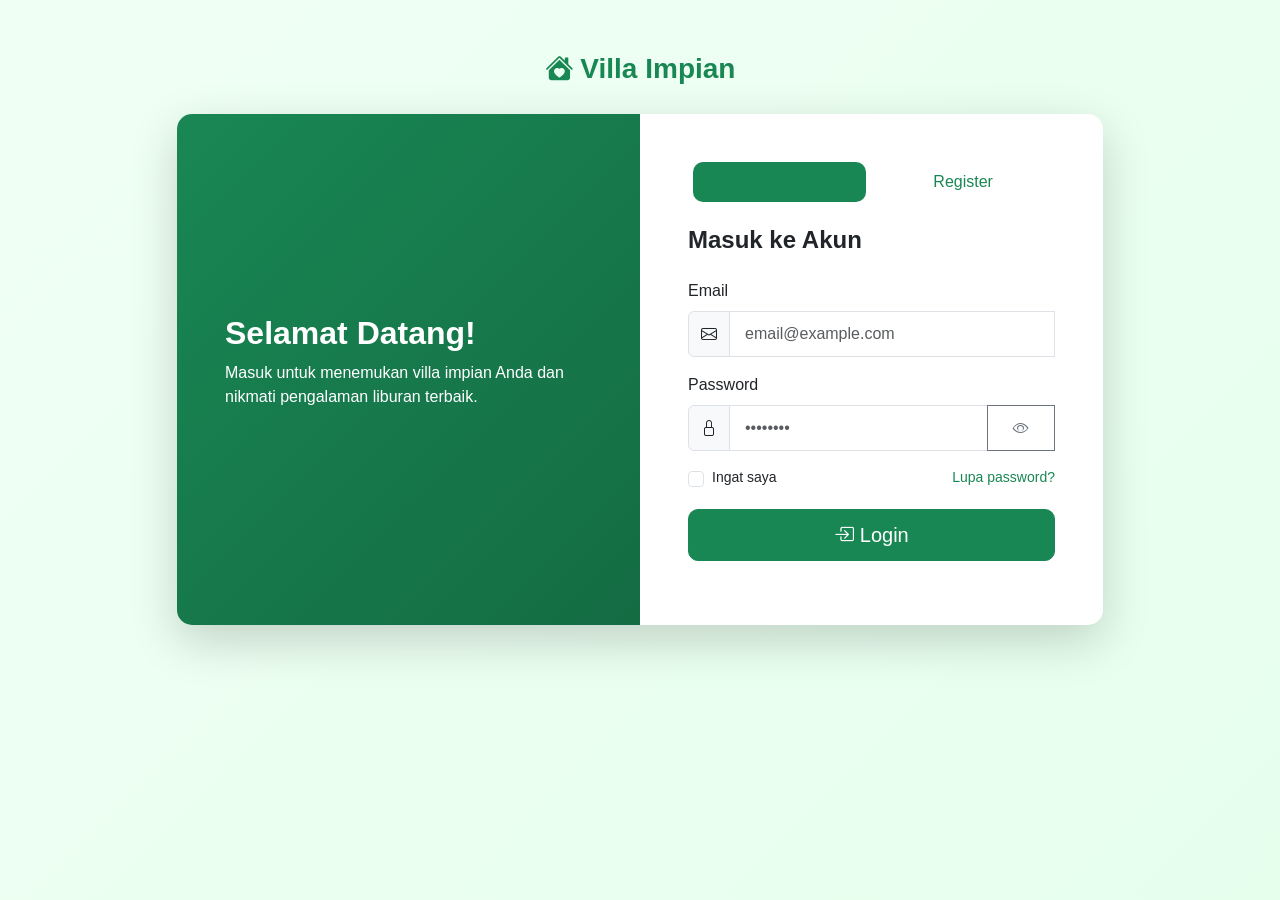
<file: login.html>
<html lang="id"><head>
    <meta charset="UTF-8">
    <meta name="viewport" content="width=device-width, initial-scale=1.0">
    <title>Login - Villa Impian</title>
    <link href="https://cdn.jsdelivr.net/npm/bootstrap@5.3.3/dist/css/bootstrap.min.css" rel="stylesheet">
    <link rel="stylesheet" href="https://cdn.jsdelivr.net/npm/bootstrap-icons@1.11.3/font/bootstrap-icons.min.css">
    <link rel="stylesheet" href="style.css">
</head>
<body class="auth-page">

<div class="container py-5">
    <div class="text-center mb-4">
        <a href="index.html" class="text-success text-decoration-none fs-3 fw-bold">
            <i class="bi bi-house-heart-fill"></i> Villa Impian
        </a>
    </div>

    <div class="row justify-content-center">
        <div class="col-lg-10">
            <div class="card border-0 shadow-lg overflow-hidden">
                <div class="row g-0">
                    <div class="col-md-6 d-none d-md-block auth-image">
                        <div class="p-5 text-white h-100 d-flex flex-column justify-content-center">
                            <h2 class="fw-bold">Selamat Datang!</h2>
                            <p>Masuk untuk menemukan villa impian Anda dan nikmati pengalaman liburan terbaik.</p>
                        </div>
                    </div>

                    <div class="col-md-6">
                        <div class="card-body p-5">
                            <ul class="nav nav-pills nav-fill mb-4" id="authTab" role="tablist">
                                <li class="nav-item" role="presentation">
                                    <button class="nav-link active" data-bs-toggle="pill" data-bs-target="#loginTab" aria-selected="true" role="tab">Login</button>
                                </li>
                                <li class="nav-item" role="presentation">
                                    <button class="nav-link" data-bs-toggle="pill" data-bs-target="#registerTab" aria-selected="false" role="tab" tabindex="-1">Register</button>
                                </li>
                            </ul>

                            <div class="tab-content">
                                <div class="tab-pane fade active show" id="loginTab" role="tabpanel">
                                    <h4 class="fw-bold mb-4">Masuk ke Akun</h4>
                                    <form id="loginForm" novalidate="">
                                        <div class="mb-3">
                                            <label class="form-label">Email</label>
                                            <div class="input-group">
                                                <span class="input-group-text"><i class="bi bi-envelope"></i></span>
                                                <input type="email" id="loginEmail" class="form-control" placeholder="email@example.com" required="">
                                                <div class="invalid-feedback">Email tidak valid</div>
                                            </div>
                                        </div>
                                        <div class="mb-3">
                                            <label class="form-label">Password</label>
                                            <div class="input-group">
                                                <span class="input-group-text"><i class="bi bi-lock"></i></span>
                                                <input type="password" id="loginPassword" class="form-control" placeholder="••••••••" required="">
                                                <button type="button" class="btn btn-outline-secondary toggle-password">
                                                    <i class="bi bi-eye"></i>
                                                </button>
                                                <div class="invalid-feedback">Password wajib diisi</div>
                                            </div>
                                        </div>
                                        <div class="d-flex justify-content-between mb-3">
                                            <div class="form-check">
                                                <input type="checkbox" class="form-check-input" id="remember">
                                                <label class="form-check-label small" for="remember">Ingat saya</label>
                                            </div>
                                            <a href="#" class="small text-success text-decoration-none">Lupa password?</a>
                                        </div>
                                        <button type="submit" class="btn btn-success w-100 btn-lg">
                                            <i class="bi bi-box-arrow-in-right"></i> Login
                                        </button>
                                    </form>
                                </div>

                                <div class="tab-pane fade" id="registerTab" role="tabpanel">
                                    <h4 class="fw-bold mb-4">Buat Akun Baru</h4>
                                    <form id="registerForm" novalidate="">
                                        <div class="mb-3">
                                            <label class="form-label">Nama Lengkap</label>
                                            <div class="input-group">
                                                <span class="input-group-text"><i class="bi bi-person"></i></span>
                                                <input type="text" id="regName" class="form-control" placeholder="Nama Anda" required="">
                                                <div class="invalid-feedback">Nama wajib diisi</div>
                                            </div>
                                        </div>
                                        <div class="mb-3">
                                            <label class="form-label">Email</label>
                                            <div class="input-group">
                                                <span class="input-group-text"><i class="bi bi-envelope"></i></span>
                                                <input type="email" id="regEmail" class="form-control" placeholder="email@example.com" required="">
                                                <div class="invalid-feedback">Email tidak valid</div>
                                            </div>
                                        </div>
                                        <div class="mb-3">
                                            <label class="form-label">Password</label>
                                            <div class="input-group">
                                                <span class="input-group-text"><i class="bi bi-lock"></i></span>
                                                <input type="password" id="regPassword" class="form-control" placeholder="Min. 6 karakter" required="" minlength="6">
                                                <button type="button" class="btn btn-outline-secondary toggle-password">
                                                    <i class="bi bi-eye"></i>
                                                </button>
                                                <div class="invalid-feedback">Password min. 6 karakter</div>
                                            </div>
                                        </div>
                                        <button type="submit" class="btn btn-success w-100 btn-lg">
                                            <i class="bi bi-person-plus"></i> Daftar
                                        </button>
                                    </form>
                                </div>
                            </div>
                        </div>
                    </div>
                </div>
            </div>
        </div>
    </div>
</div>

<script src="https://cdn.jsdelivr.net/npm/bootstrap@5.3.3/dist/js/bootstrap.bundle.min.js"></script>
<script src="script.js"></script>

</body></html>
</file>
<file: style.css>
/* ===== Global ===== */
* {
    scroll-behavior: smooth;
}

body {
    font-family: 'Segoe UI', Arial, sans-serif;
    color: #333;
    overflow-x: hidden;
}

#loading-screen {
    position: fixed;
    inset: 0;
    background: #fff;
    z-index: 9999;
    display: flex;
    align-items: center;
    justify-content: center;
    transition: opacity 0.5s;
}

#loading-screen.hide {
    opacity: 0;
    pointer-events: none;
}

#mainNavbar {
    transition: all 0.3s ease;
}

#mainNavbar.scrolled {
    box-shadow: 0 2px 15px rgba(0, 0, 0, 0.08);
}

.navbar-brand {
    font-size: 1.4rem;
}

.nav-link {
    font-weight: 500;
    position: relative;
    margin: 0 5px;
    transition: color 0.3s;
}

.nav-link:not(.btn):hover,
.nav-link.active:not(.btn) {
    color: #198754 !important;
}

.nav-link:not(.btn)::after {
    content: '';
    position: absolute;
    bottom: 0;
    left: 50%;
    width: 0;
    height: 2px;
    background: #198754;
    transition: all 0.3s;
    transform: translateX(-50%);
}

.nav-link:not(.btn):hover::after,
.nav-link.active:not(.btn)::after {
    width: 70%;
}

.hero {
    padding: 100px 0 120px;
    background: linear-gradient(135deg, #f0fff4 0%, #e6ffed 100%);
    position: relative;
    overflow: hidden;
}

.hero::before {
    content: '';
    position: absolute;
    top: -50%;
    right: -20%;
    width: 600px;
    height: 600px;
    background: radial-gradient(circle, rgba(25, 135, 84, 0.1) 0%, transparent 70%);
    border-radius: 50%;
}

.hero-image {
    width: 100%;
    max-width: 550px;
    height: 400px;
    object-fit: cover;
    border-radius: 20px;
    animation: floatImage 4s ease-in-out infinite;
}

@keyframes floatImage {
    0% {
        transform: translateY(0);
    }
    50% {
        transform: translateY(-12px);
    }
    100% {
        transform: translateY(0);
    }
}

.page-header {
    padding: 80px 0 40px;
    background: linear-gradient(135deg, #f0fff4 0%, #e6ffed 100%);
    text-align: center;
}

.about-img-wrapper {
    display: flex;
    justify-content: center;
    align-items: center;
}

.about-image {
    width: 100%;
    max-width: 550px;
    height: 400px;
    object-fit: cover;
}

@media (max-width: 768px) {
    .about-image {
        max-width: 100%;
        height: 280px;
        margin-top: 20px;
    }

    .about-img-wrapper {
        justify-content: center;
    }
}

.search-section {
    margin-top: -60px;
    margin-bottom: 50px;
    position: relative;
    z-index: 10;
}

.search-card {
    border-radius: 15px !important;
}

.card {
    border-radius: 15px;
    transition: all 0.3s ease;
    border: none;
}

.villa-card:hover {
    transform: translateY(-8px);
    box-shadow: 0 15px 35px rgba(0, 0, 0, 0.1) !important;
}

.villa-card .card-img-top {
    border-radius: 15px 15px 0 0;
    height: 220px;
    object-fit: cover;
}

.villa-card .price {
    color: #198754;
    font-weight: 700;
    font-size: 1.1rem;
}

.villa-card .location {
    color: #6c757d;
    font-size: 0.9rem;
}

.btn {
    border-radius: 10px;
    font-weight: 500;
    padding: 10px 25px;
    transition: all 0.3s;
}

.btn-success {
    background: #198754;
    border-color: #198754;
}

.btn-success:hover {
    background: #146c43;
    border-color: #146c43;
    transform: translateY(-2px);
    box-shadow: 0 5px 15px rgba(25, 135, 84, 0.3);
}

.btn-outline-success:hover {
    transform: translateY(-2px);
}

.feature-icon {
    width: 70px;
    height: 70px;
    border-radius: 50%;
    display: inline-flex;
    align-items: center;
    justify-content: center;
    font-size: 1.8rem;
    margin: 0 auto;
}

.feature-icon-sm {
    width: 55px;
    height: 55px;
    border-radius: 50%;
    display: inline-flex;
    align-items: center;
    justify-content: center;
    font-size: 1.4rem;
}

footer {
    margin-top: 0;
}

.social-icons a {
    display: inline-flex;
    align-items: center;
    justify-content: center;
    width: 40px;
    height: 40px;
    background: rgba(255, 255, 255, 0.15);
    color: white;
    border-radius: 50%;
    margin-right: 8px;
    transition: all 0.3s;
    text-decoration: none;
}

.social-icons a:hover {
    background: white;
    color: #198754;
    transform: translateY(-3px);
}

#backToTop {
    position: fixed;
    bottom: 30px;
    right: 30px;
    width: 50px;
    height: 50px;
    display: flex;
    align-items: center;
    justify-content: center;
    opacity: 0;
    visibility: hidden;
    transition: all 0.3s;
    z-index: 999;
    box-shadow: 0 5px 15px rgba(0, 0, 0, 0.2);
}

#backToTop.show {
    opacity: 1;
    visibility: visible;
}

#backToTop:hover {
    transform: translateY(-5px);
}

.fade-in {
    opacity: 0;
    transform: translateY(30px);
    transition: all 0.8s ease;
}

.fade-in.visible {
    opacity: 1;
    transform: translateY(0);
}

.auth-page {
    background: linear-gradient(135deg, #f0fff4 0%, #e6ffed 100%);
    min-height: 100vh;
}

.auth-image {
    background: linear-gradient(135deg, #198754 0%, #146c43 100%);
    min-height: 500px;
}

.nav-pills .nav-link {
    border-radius: 10px;
    color: #198754;
    font-weight: 500;
}

.nav-pills .nav-link.active {
    background: #198754;
    color: white;
}

.form-control, .form-select {
    border-radius: 10px;
    padding: 10px 15px;
    border: 1px solid #dee2e6;
}

.form-control:focus, .form-select:focus {
    border-color: #198754;
    box-shadow: 0 0 0 0.2rem rgba(25, 135, 84, 0.15);
}

::-webkit-scrollbar {
    width: 10px;
}

::-webkit-scrollbar-track {
    background: #f1f1f1;
}

::-webkit-scrollbar-thumb {
    background: #198754;
    border-radius: 5px;
}

::-webkit-scrollbar-thumb:hover {
    background: #146c43;
}

@media (max-width: 768px) {
    .hero {
        padding: 60px 0 80px;
        text-align: center;
    }

    .hero h1 {
        font-size: 2rem;
    }

    .search-section {
        margin-top: -30px;
    }
}
</file>
